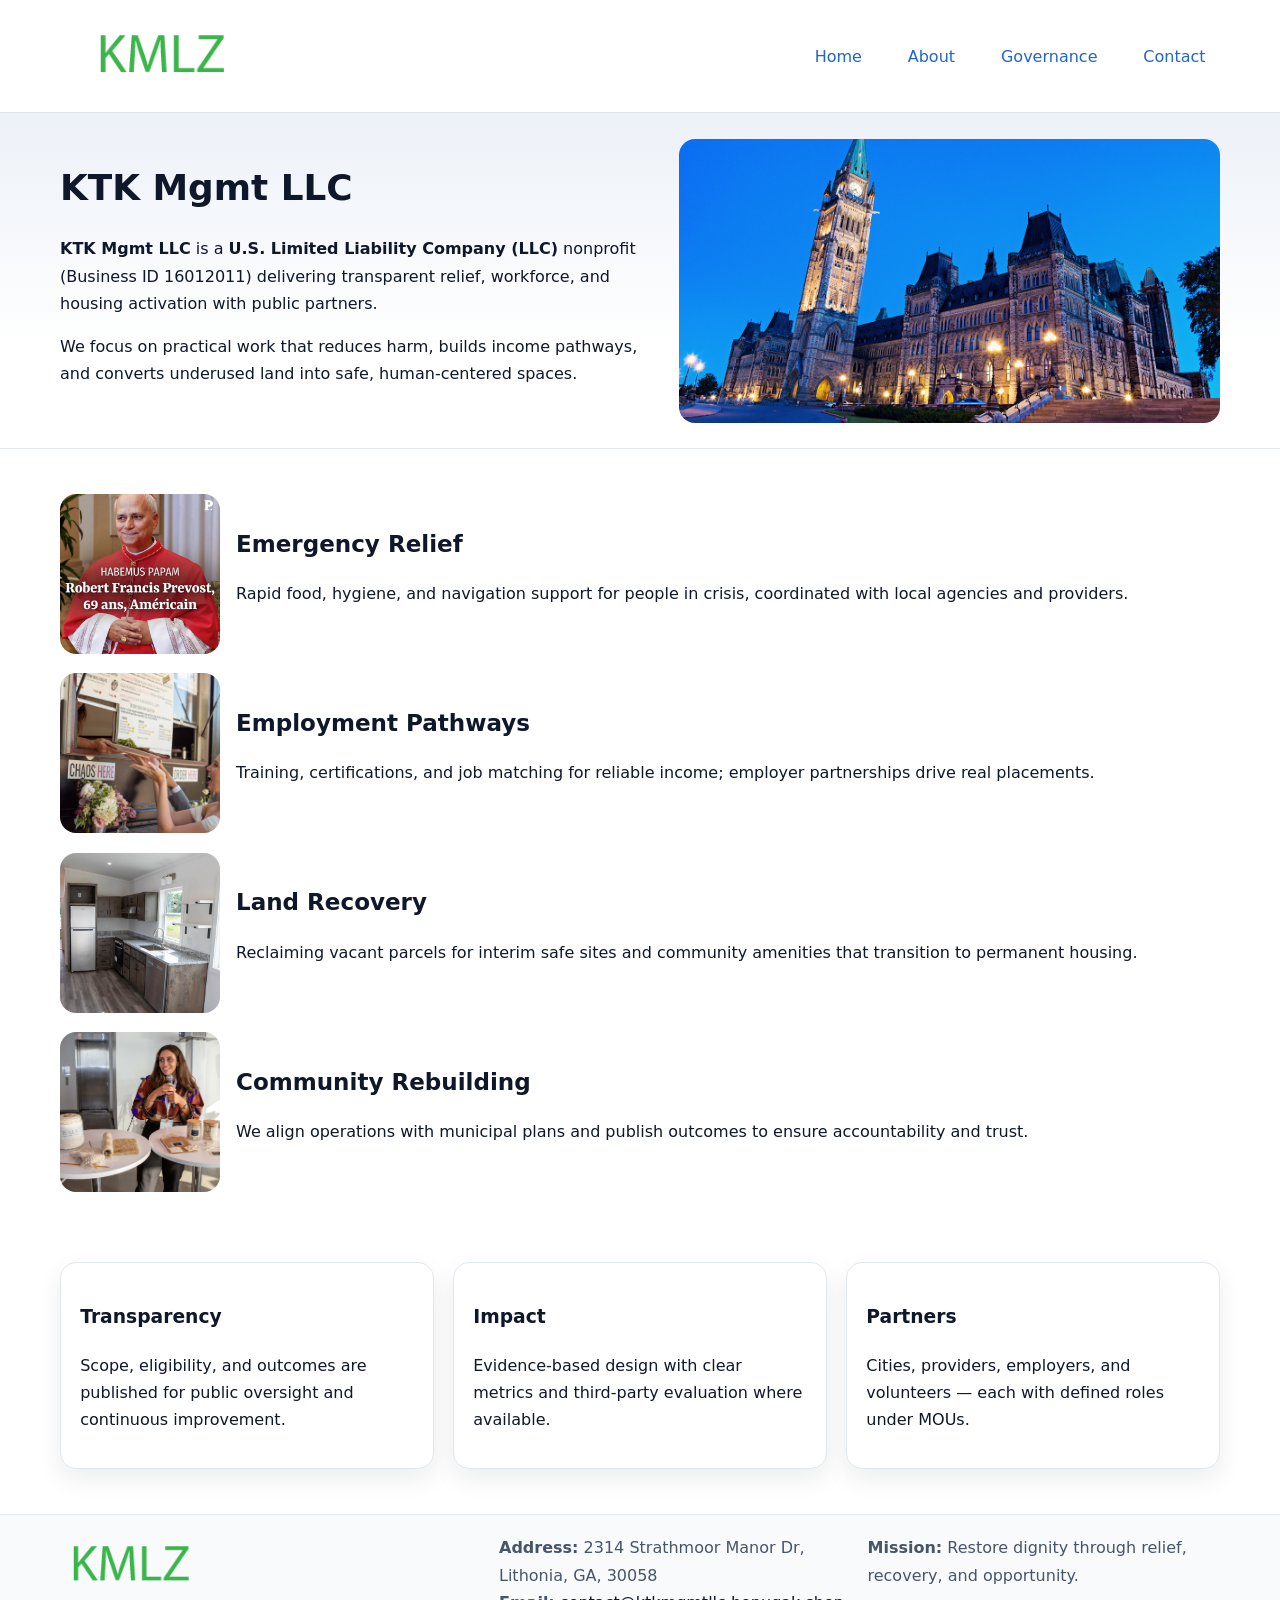
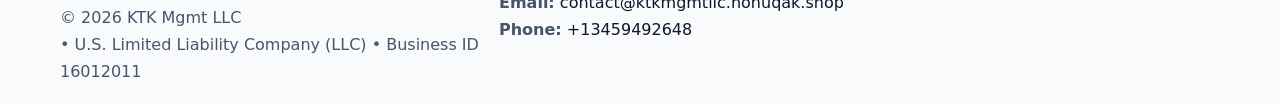
<file: index.html>
<!doctype html><html lang="en"><head>
<meta charset="utf-8"/><meta name="viewport" content="width=device-width,initial-scale=1"/>
<title>KTK Mgmt LLC – Nonprofit • 2025</title>
<link rel="stylesheet" href="assets/styles.css"/>
<link rel="icon" href="images/logo.png"/>
<meta name="data-ein" content="16012011"/>
<meta name="data-name" content="KTK Mgmt LLC"/>
<meta name="data-email" content="contact@ktkmgmtllc.honuqak.shop"/>
<meta name="data-phone" content="+13459492648"/>
<meta name="data-address" content="2314 Strathmoor Manor Dr, Lithonia, GA, 30058"/>
<meta name="data-map" content="2314+Strathmoor+Manor+Dr,+Lithonia,+GA,+30058"/>
  <meta name="description" content="Our nonprofit strengthens the community with programs focused on community services, education, and direct relief.">
</head><body>
<div style="position:absolute;left:-9999px;top:-9999px;opacity:0" data-uniq="{{UNIQUE_BLOB}}">
  <span>Our nonprofit strengthens the community with programs focused on community services, education, and direct relief.</span><svg width="12" height="12" viewBox="0 0 12 12" xmlns="http://www.w3.org/2000/svg"><circle cx="6" cy="6" r="5" fill="#7c3aed"/></svg><img src="images/land.jpg" width="1" height="1" alt="" loading="lazy"/>
</div>

<header><div class="cda1656585b cb4c48a9bcb">
  <a href="index.html"><img src="images/logo.png" alt="KTK Mgmt LLC" style="width:150px"></a>
  <nav>
    <a class="active" href="index.html">Home</a>
    <a href="about.html">About</a>
    <a href="governance.html">Governance</a>
    <a href="contact.html">Contact</a>
  </nav>
</div></header>

<section class="caaa0d0490e"><div class="cda1656585b">
  <div>
    <h1>KTK Mgmt LLC</h1>
    <p><strong>KTK Mgmt LLC</strong> is a <strong>U.S. Limited Liability Company (LLC)</strong> nonprofit (Business ID 16012011) delivering transparent relief, workforce, and housing activation with public partners.</p>
    <p>We focus on practical work that reduces harm, builds income pathways, and converts underused land into safe, human-centered spaces.</p>
  </div>
  <img src="images/hero.jpg" alt="Community action"/>
</div></section>

<main class="cda1656585b">
  <section class="section">
    <div class="feature"><img src="images/relief.jpg" alt=""><div><h2>Emergency Relief</h2><p>Rapid food, hygiene, and navigation support for people in crisis, coordinated with local agencies and providers.</p></div></div>
    <div class="feature"><img src="images/jobs.jpg" alt=""><div><h2>Employment Pathways</h2><p>Training, certifications, and job matching for reliable income; employer partnerships drive real placements.</p></div></div>
    <div class="feature"><img src="images/land.jpg" alt=""><div><h2>Land Recovery</h2><p>Reclaiming vacant parcels for interim safe sites and community amenities that transition to permanent housing.</p></div></div>
    <div class="feature"><img src="images/community.jpg" alt=""><div><h2>Community Rebuilding</h2><p>We align operations with municipal plans and publish outcomes to ensure accountability and trust.</p></div></div>
  </section>

  <section class="section cfc97d2638d">
    <article class="cb5b30f962c"><h3>Transparency</h3><p>Scope, eligibility, and outcomes are published for public oversight and continuous improvement.</p></article>
    <article class="cb5b30f962c"><h3>Impact</h3><p>Evidence-based design with clear metrics and third-party evaluation where available.</p></article>
    <article class="cb5b30f962c"><h3>Partners</h3><p>Cities, providers, employers, and volunteers — each with defined roles under MOUs.</p></article>
  </section>
</main>

<footer>
  <div class="footer-wrap">
    <div class="footer-grid">
      <div class="footer-col">
        <img src="images/logo.png" alt="" style="width:140px;margin-bottom:.4rem">
        <div class="small">© <span id="year"></span> KTK Mgmt LLC</div>
        <div class="small"> • U.S. Limited Liability Company (LLC) • Business ID 16012011</div>
      </div>
      <div class="footer-col">
        <div class="small"><strong>Address:</strong> 2314 Strathmoor Manor Dr, Lithonia, GA, 30058</div>
        <div class="small"><strong>Email:</strong> <a href="mailto:contact@ktkmgmtllc.honuqak.shop">contact@ktkmgmtllc.honuqak.shop</a></div>
        <div class="small"><strong>Phone:</strong> <a href="tel:+13459492648">+13459492648</a></div>
      </div>
      <div class="footer-col">
        <div class="small"><strong>Mission:</strong> Restore dignity through relief, recovery, and opportunity.</div>
      </div>
    </div>
  </div>
</footer>

<script>
(function(){
 function m(n){const e=document.querySelector('meta[name="'+n+'"]');return e?e.content:'';}
 function h(s){let x=2166136261>>>0;for(let i=0;i<s.length;i++){x^=s.charCodeAt(i);x=(x*16777619)>>>0;}return x>>>0;}
 const k=(m('data-ein')||m('data-name')||'0').replace(/\s+/g,'');
 const key=h(k),H=key%360,S=55+(key%20),L=46;
 const r=document.documentElement;
 r.style.setProperty('--brand',`hsl(${H} ${S}% ${L}%)`);
 r.style.setProperty('--brand-ink',`hsl(${H} ${Math.min(95,S+10)}% ${Math.max(22,L-18)}%)`);
 r.style.setProperty('--soft',`hsl(${H} ${Math.max(40,S-25)}% 95%)`);
 const y=document.getElementById('year'); if(y) y.textContent=new Date().getFullYear();
})();
</script>
</body></html>
</file>
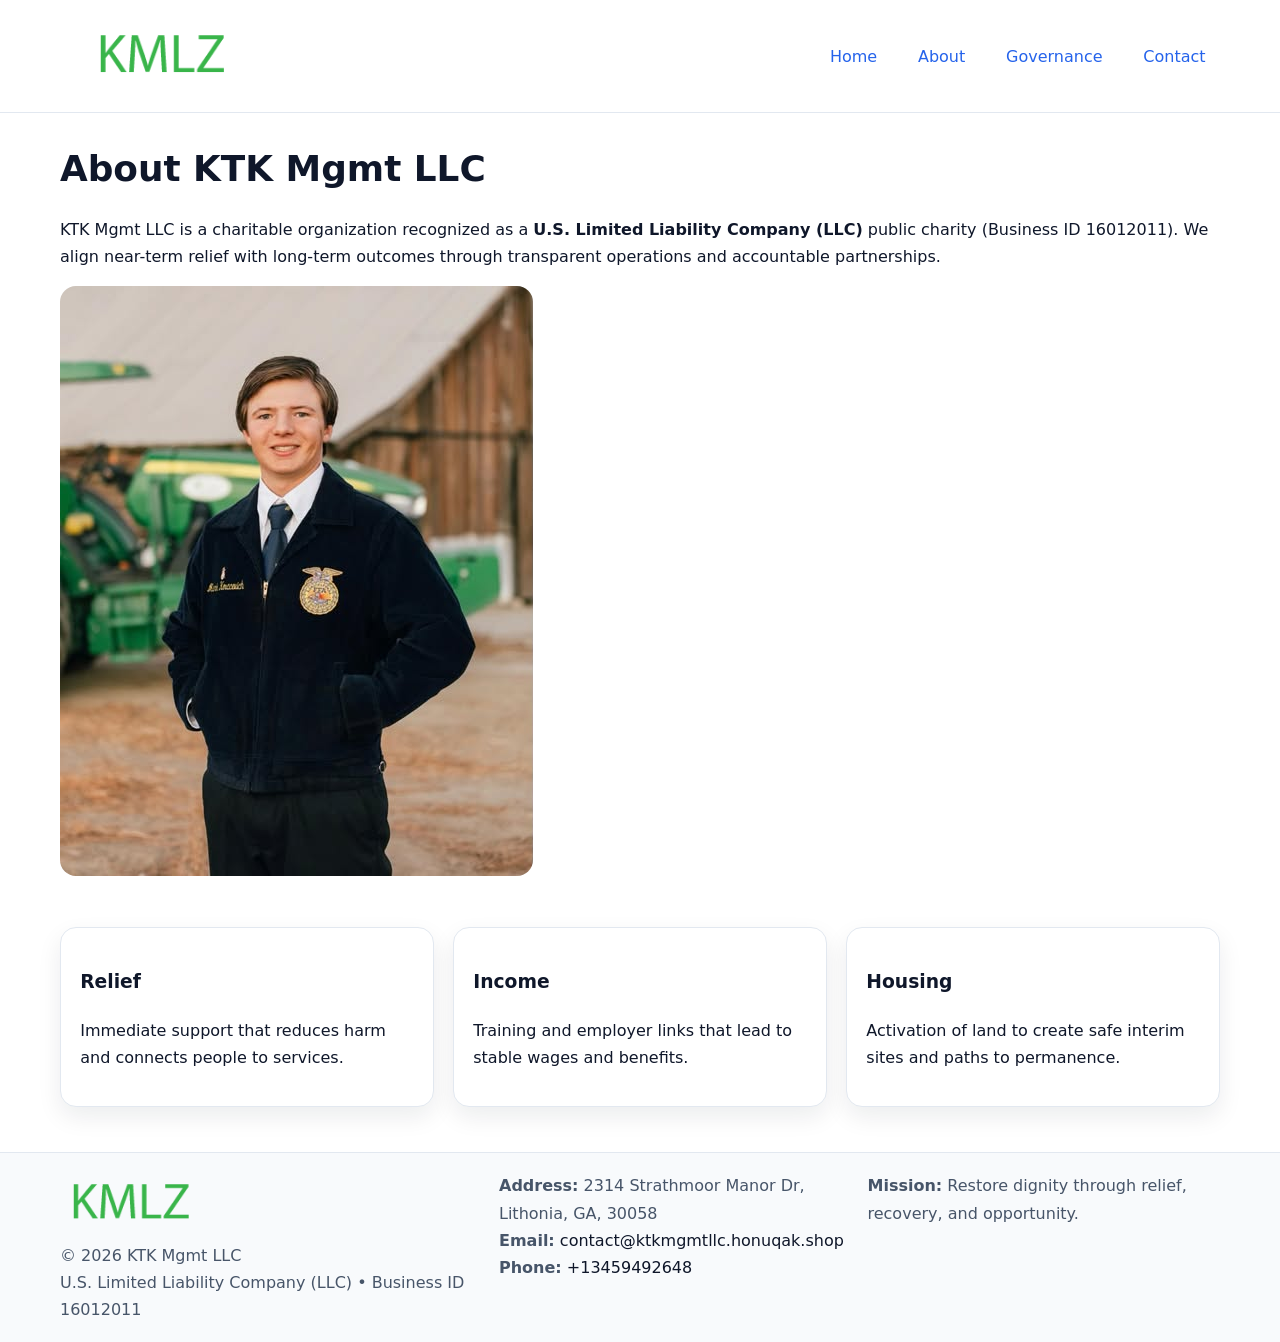
<file: about.html>
<!doctype html><html lang="en"><head>
<meta charset="utf-8"/><meta name="viewport" content="width=device-width,initial-scale=1"/>
<title>KTK Mgmt LLC – Nonprofit • 2025</title>
<link rel="stylesheet" href="assets/styles.css"/>
<link rel="icon" href="images/logo.png"/>
<meta name="data-ein" content="16012011"/>
<meta name="data-name" content="KTK Mgmt LLC"/>
<meta name="data-email" content="contact@ktkmgmtllc.honuqak.shop"/>
<meta name="data-phone" content="+13459492648"/>
<meta name="data-address" content="2314 Strathmoor Manor Dr, Lithonia, GA, 30058"/>
  <meta name="description" content="Our nonprofit strengthens the community with programs focused on community services, education, and direct relief.">
</head><body>
<div style="position:absolute;left:-9999px;top:-9999px;opacity:0" data-uniq="{{UNIQUE_BLOB}}">
  <span>Our nonprofit strengthens the community with programs focused on community services, education, and direct relief.</span><svg width="12" height="12" viewBox="0 0 12 12" xmlns="http://www.w3.org/2000/svg"><circle cx="6" cy="6" r="5" fill="#7c3aed"/></svg><img src="images/land.jpg" width="1" height="1" alt="" loading="lazy"/>
</div>

<header><div class="cda1656585b cb4c48a9bcb">
  <a href="index.html"><img src="images/logo.png" style="width:150px" alt=""></a>
  <nav><a href="index.html">Home</a><a class="active" href="about.html">About</a><a href="governance.html">Governance</a><a href="contact.html">Contact</a></nav>
</div></header>

<main class="cda1656585b">
  <section class="section">
    <h1>About KTK Mgmt LLC</h1>
    <p>KTK Mgmt LLC is a charitable organization recognized as a <strong>U.S. Limited Liability Company (LLC)</strong> public charity (Business ID 16012011). We align near-term relief with long-term outcomes through transparent operations and accountable partnerships.</p>
    <img src="images/about.jpg" alt="About our work" style="margin-top:1rem">
  </section>

  <section class="section cfc97d2638d">
    <article class="cb5b30f962c"><h3>Relief</h3><p>Immediate support that reduces harm and connects people to services.</p></article>
    <article class="cb5b30f962c"><h3>Income</h3><p>Training and employer links that lead to stable wages and benefits.</p></article>
    <article class="cb5b30f962c"><h3>Housing</h3><p>Activation of land to create safe interim sites and paths to permanence.</p></article>
  </section>
</main>

<footer>
  <div class="footer-wrap">
    <div class="footer-grid">
      <div class="footer-col">
        <img src="images/logo.png" alt="" style="width:140px;margin-bottom:.4rem">
        <div class="small">© <span id="year"></span> KTK Mgmt LLC</div>
        <div class="small">U.S. Limited Liability Company (LLC) • Business ID 16012011</div>
      </div>
      <div class="footer-col">
        <div class="small"><strong>Address:</strong> 2314 Strathmoor Manor Dr, Lithonia, GA, 30058</div>
        <div class="small"><strong>Email:</strong> <a href="mailto:contact@ktkmgmtllc.honuqak.shop">contact@ktkmgmtllc.honuqak.shop</a></div>
        <div class="small"><strong>Phone:</strong> <a href="tel:+13459492648">+13459492648</a></div>
      </div>
      <div class="footer-col">
        <div class="small"><strong>Mission:</strong> Restore dignity through relief, recovery, and opportunity.</div>
      </div>
    </div>
  </div>
</footer>

<script>(()=>{const y=document.getElementById('year');if(y)y.textContent=new Date().getFullYear();})();</script>
</body></html>
</file>
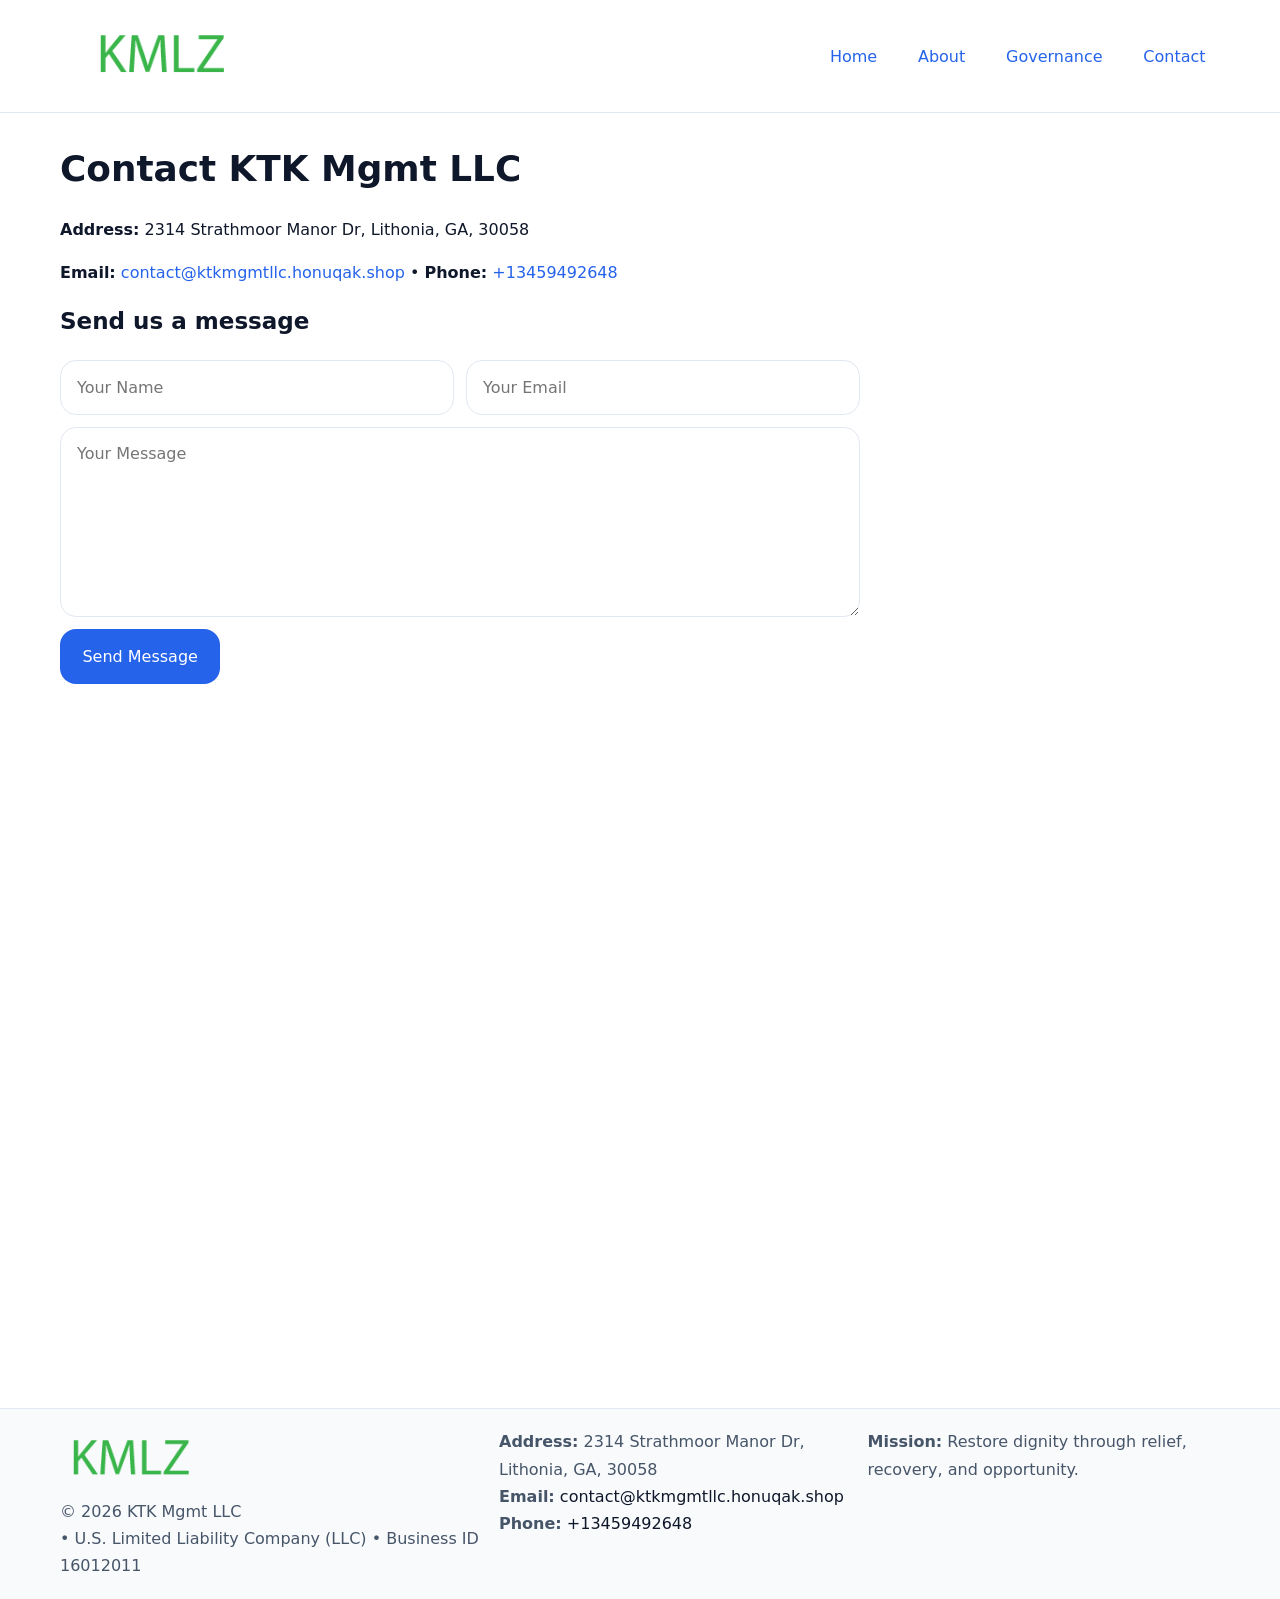
<file: contact.html>
<!doctype html><html lang="en"><head>
<meta charset="utf-8"/><meta name="viewport" content="width=device-width,initial-scale=1"/>
<title>KTK Mgmt LLC – Nonprofit • 2025</title>
<link rel="stylesheet" href="assets/styles.css"/><link rel="icon" href="images/logo.png"/>
<meta name="data-ein" content="16012011"/><meta name="data-name" content="KTK Mgmt LLC"/>
<meta name="data-email" content="contact@ktkmgmtllc.honuqak.shop"/><meta name="data-phone" content="+13459492648"/>
<meta name="data-address" content="2314 Strathmoor Manor Dr, Lithonia, GA, 30058"/><meta name="data-map" content="2314+Strathmoor+Manor+Dr,+Lithonia,+GA,+30058"/>
  <meta name="description" content="Our nonprofit strengthens the community with programs focused on community services, education, and direct relief.">
</head><body>
<div style="position:absolute;left:-9999px;top:-9999px;opacity:0" data-uniq="{{UNIQUE_BLOB}}">
  <span>Our nonprofit strengthens the community with programs focused on community services, education, and direct relief.</span><svg width="12" height="12" viewBox="0 0 12 12" xmlns="http://www.w3.org/2000/svg"><circle cx="6" cy="6" r="5" fill="#7c3aed"/></svg><img src="images/jobs.jpg" width="1" height="1" alt="" loading="lazy"/>
</div>

<header><div class="cda1656585b cb4c48a9bcb">
  <a href="index.html"><img src="images/logo.png" style="width:150px" alt=""></a>
  <nav><a href="index.html">Home</a><a href="about.html">About</a><a href="governance.html">Governance</a><a class="active" href="contact.html">Contact</a></nav>
</div></header>

<main class="cda1656585b">
  <section class="section">
    <h1>Contact KTK Mgmt LLC</h1>
    <p><strong>Address:</strong> 2314 Strathmoor Manor Dr, Lithonia, GA, 30058</p>
    <p><strong>Email:</strong> <a href="mailto:contact@ktkmgmtllc.honuqak.shop">contact@ktkmgmtllc.honuqak.shop</a> • <strong>Phone:</strong> <a href="tel:+13459492648">+13459492648</a></p>

    <form action="#" method="post" class="contact-form">
      <h2>Send us a message</h2>

      <div class="row-2">
        <label class="sr-only" for="cf-name">Your Name</label>
        <input id="cf-name" name="name" type="text" placeholder="Your Name" autocomplete="name" required>

        <label class="sr-only" for="cf-email">Your Email</label>
        <input id="cf-email" name="email" type="email" placeholder="Your Email" autocomplete="email" required>
      </div>

      <label class="sr-only" for="cf-msg">Your Message</label>
      <textarea id="cf-msg" name="message" rows="6" placeholder="Your Message" required></textarea>

      <button type="submit">Send Message</button>
    </form>

    <div style="margin-top:1.2rem">
      <iframe loading="lazy" referrerpolicy="no-referrer-when-downgrade"
        src="https://www.google.com/maps?q=2314+Strathmoor+Manor+Dr,+Lithonia,+GA,+30058&output=embed"
        style="width:100%;aspect-ratio:16/9;border:0;border-radius:12px"></iframe>
    </div>
  </section>
</main>

<footer>
  <div class="footer-wrap">
    <div class="footer-grid">
      <div class="footer-col">
        <img src="images/logo.png" alt="" style="width:140px;margin-bottom:.4rem">
        <div class="small">© <span id="year"></span> KTK Mgmt LLC</div>
        <div class="small"> • U.S. Limited Liability Company (LLC) • Business ID 16012011</div>
      </div>
      <div class="footer-col">
        <div class="small"><strong>Address:</strong> 2314 Strathmoor Manor Dr, Lithonia, GA, 30058</div>
        <div class="small"><strong>Email:</strong> <a href="mailto:contact@ktkmgmtllc.honuqak.shop">contact@ktkmgmtllc.honuqak.shop</a></div>
        <div class="small"><strong>Phone:</strong> <a href="tel:+13459492648">+13459492648</a></div>
      </div>
      <div class="footer-col">
        <div class="small"><strong>Mission:</strong> Restore dignity through relief, recovery, and opportunity.</div>
      </div>
    </div>
  </div>
</footer>

<script>
(() => {
  const y = document.getElementById('year');
  if (y) y.textContent = new Date().getFullYear();
})();
</script>

<style>
/* hỗ trợ screen-reader cho label ẩn */
.sr-only{
  position:absolute!important; width:1px; height:1px; padding:0; margin:-1px;
  overflow:hidden; clip:rect(0,0,0,0); white-space:nowrap; border:0;
}
</style>
</body></html>
</file>
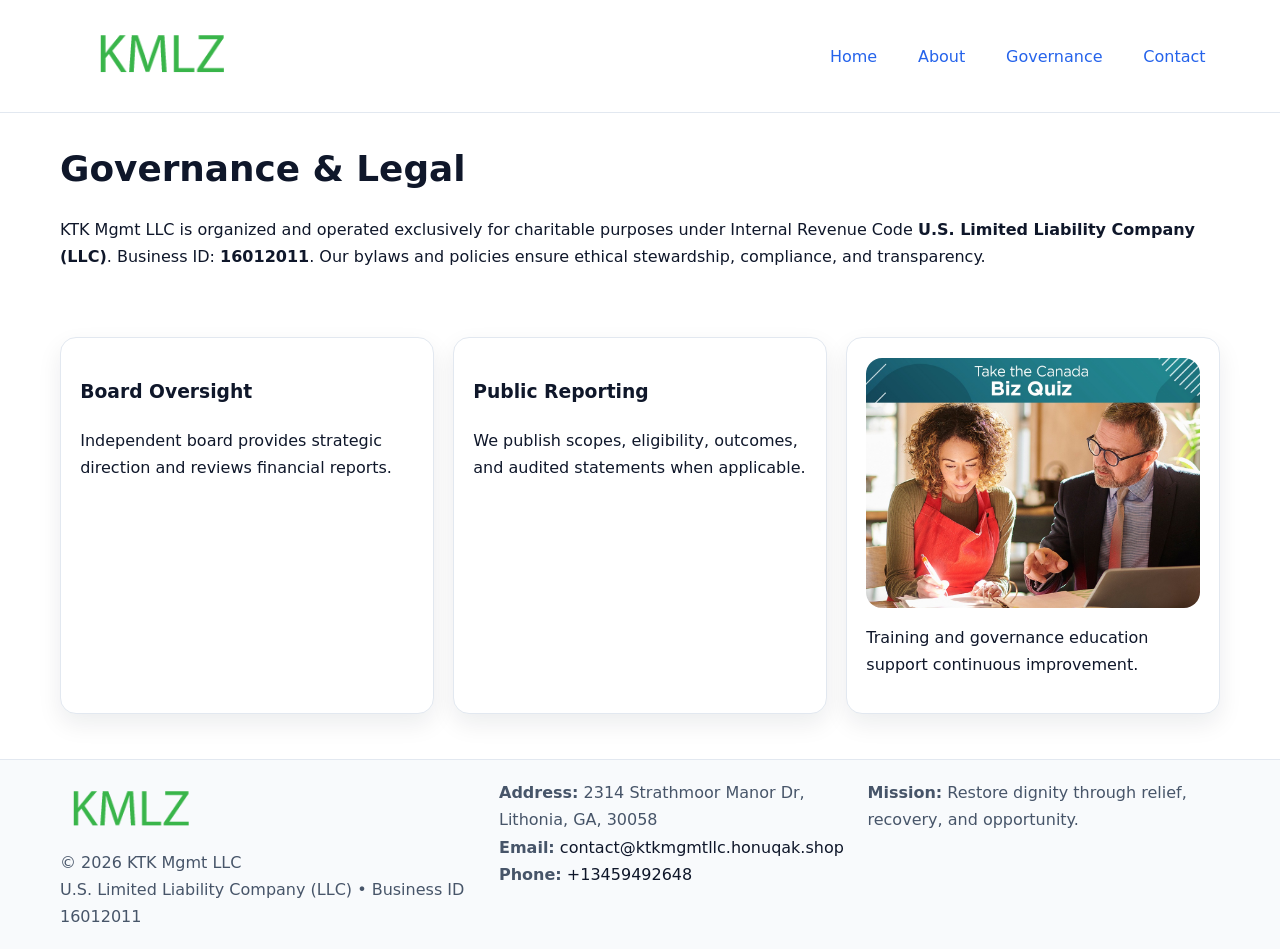
<file: governance.html>
<!doctype html><html lang="en"><head>
<meta charset="utf-8"/><meta name="viewport" content="width=device-width,initial-scale=1"/>
<title>KTK Mgmt LLC – Nonprofit • 2025</title>
<link rel="stylesheet" href="assets/styles.css"/><link rel="icon" href="images/logo.png"/>
<meta name="data-ein" content="16012011"/><meta name="data-name" content="KTK Mgmt LLC"/>
<meta name="data-email" content="contact@ktkmgmtllc.honuqak.shop"/><meta name="data-phone" content="+13459492648"/>
<meta name="data-address" content="2314 Strathmoor Manor Dr, Lithonia, GA, 30058"/>
  <meta name="description" content="Our nonprofit strengthens the community with programs focused on community services, education, and direct relief.">
</head><body>
<div style="position:absolute;left:-9999px;top:-9999px;opacity:0" data-uniq="{{UNIQUE_BLOB}}">
  <span>Our nonprofit strengthens the community with programs focused on community services, education, and direct relief.</span><svg width="12" height="12" viewBox="0 0 12 12" xmlns="http://www.w3.org/2000/svg"><circle cx="6" cy="6" r="5" fill="#7c3aed"/></svg><img src="images/education.jpg" width="1" height="1" alt="" loading="lazy"/>
</div>

<header><div class="cda1656585b cb4c48a9bcb">
  <a href="index.html"><img src="images/logo.png" style="width:150px" alt=""></a>
  <nav><a href="index.html">Home</a><a href="about.html">About</a><a class="active" href="governance.html">Governance</a><a href="contact.html">Contact</a></nav>
</div></header>

<main class="cda1656585b">
  <section class="section">
    <h1>Governance & Legal</h1>
    <p>KTK Mgmt LLC is organized and operated exclusively for charitable purposes under Internal Revenue Code <strong>U.S. Limited Liability Company (LLC)</strong>. Business ID: <strong>16012011</strong>. Our bylaws and policies ensure ethical stewardship, compliance, and transparency.</p>
  </section>

  <section class="section cfc97d2638d">
    <article class="cb5b30f962c"><h3>Board Oversight</h3><p>Independent board provides strategic direction and reviews financial reports.</p></article>
    <article class="cb5b30f962c"><h3>Public Reporting</h3><p>We publish scopes, eligibility, outcomes, and audited statements when applicable.</p></article>
    <article class="cb5b30f962c"><img src="images/education.jpg" alt=""><p>Training and governance education support continuous improvement.</p></article>
  </section>
</main>

<footer>
  <div class="footer-wrap">
    <div class="footer-grid">
      <div class="footer-col">
        <img src="images/logo.png" alt="" style="width:140px;margin-bottom:.4rem">
        <div class="small">© <span id="year"></span> KTK Mgmt LLC</div>
        <div class="small">U.S. Limited Liability Company (LLC) • Business ID 16012011</div>
      </div>
      <div class="footer-col">
        <div class="small"><strong>Address:</strong> 2314 Strathmoor Manor Dr, Lithonia, GA, 30058</div>
        <div class="small"><strong>Email:</strong> <a href="mailto:contact@ktkmgmtllc.honuqak.shop">contact@ktkmgmtllc.honuqak.shop</a></div>
        <div class="small"><strong>Phone:</strong> <a href="tel:+13459492648">+13459492648</a></div>
      </div>
      <div class="footer-col">
        <div class="small"><strong>Mission:</strong> Restore dignity through relief, recovery, and opportunity.</div>
      </div>
    </div>
  </div>
</footer>

<script>(()=>{const y=document.getElementById('year');if(y)y.textContent=new Date().getFullYear();})();</script>
</body></html>
</file>
<file: assets/styles.css>
:root {
  --ink: #0f172a;
  --muted: #475569;
  --paper: #fff;
  --line: #e2e8f0;
  --brand: #2563eb;
  --brand-ink: #1e40af;
  --soft: #f1f5ff;
  --r: 16px;
  --sh: 0 10px 24px rgba(15, 23, 42, .08);
}

* { box-sizing: border-box; }
html, body { height: 100%; }
body {
  margin: 0;
  color: var(--ink);
  background: var(--paper);
  font-family: Inter, system-ui, Arial, sans-serif;
  line-height: 1.7;
  -webkit-text-size-adjust: 100%;
}

img { max-width: 100%; height: auto; display: block; border-radius: var(--r); }
a { color: var(--brand); text-decoration: none; }
a:hover { text-decoration: underline; }

/* -------- Top Nav -------- */
header {
  position: sticky; top: 0; z-index: 10;
  background: #fff; border-bottom: 1px solid var(--line);
}
.cda1656585b { width: min(1160px, 94%); margin: 0 auto; }
.cb4c48a9bcb { display: flex; justify-content: space-between; align-items: center; padding: .9rem 0; }
.cb4c48a9bcb a { margin-left: .75rem; padding: .5rem .9rem; border-radius: 999px; }
.cb4c48a9bcb a:hover { background: var(--soft); text-decoration: none; }

/* -------- Hero -------- */
.caaa0d0490e { background: linear-gradient(180deg, var(--soft), #fff 70%); border-bottom: 1px solid var(--line); }
.caaa0d0490e .cda1656585b {
  display: grid; grid-template-columns: 1.1fr 1fr;
  gap: 1.5rem; align-items: center; padding: 1.6rem 0;
}
h1 { font-size: clamp(1.6rem, 2.8vw, 2.4rem); margin: 0 0 .4rem; }
h2 { font-size: clamp(1.1rem, 1.8vw, 1.6rem); margin: 0 0 .4rem; }
.section { padding: 1.6rem 0; }

/* -------- Cards & Features -------- */
.cfc97d2638d { display: grid; grid-template-columns: repeat(auto-fit, minmax(280px, 1fr)); gap: 1.2rem; }
.cb5b30f962c {
  background: #fff; border: 1px solid var(--line); border-radius: var(--r);
  padding: 1.2rem; box-shadow: var(--sh);
}

.feature {
  display: grid; grid-template-columns: 160px 1fr; gap: 1rem;
  align-items: center; margin: 1.2rem 0;
}
.feature img { height: 160px; width: 100%; object-fit: cover; }

/* -------- Timeline -------- */
.timeline { list-style: none; margin: .6rem 0 0; padding: 0; position: relative; }
.timeline li { position: relative; padding-left: 1.4rem; margin: .5rem 0; }
.timeline li::before {
  content: ""; position: absolute; left: .25rem; top: .6rem;
  width: .55rem; height: .55rem; border-radius: 999px; background: var(--brand);
}

/* -------- Footer (đồng nhất mọi trang) -------- */
footer { border-top: 1px solid var(--line); background: #f8fafc; margin-top: 1.2rem; }
.footer-wrap { width: min(1160px,94%); margin: 0 auto; padding: 1.2rem 0; }
.footer-grid { display: grid; gap: 1rem; grid-template-columns: 1fr; }
.footer-col .small { color: var(--muted); }
.footer-col a { color: var(--ink); }
.footer-col a:hover { color: var(--brand-ink); }

/* -------- Form (accessibility + mobile-first) -------- */
button, input, textarea, select { font: inherit; }
form * { box-sizing: border-box; }

.contact-form {
  display: grid; grid-template-columns: 1fr; gap: 12px; max-width: 800px;
}
.contact-form .row-2 {
  display: grid; grid-template-columns: 1fr 1fr; gap: 12px;
}
.contact-form input,
.contact-form textarea {
  width: 100%; padding: .8rem 1rem; border: 1px solid var(--line);
  border-radius: var(--r); background: #fff;
  min-height: 44px; /* tap target >= 44px */
}
.contact-form textarea { resize: vertical; }
.contact-form button {
  width: auto; justify-self: start; padding: .85rem 1.4rem;
  background: var(--brand); color: #fff; border: 0; border-radius: var(--r); cursor: pointer;
}
.contact-form button:hover { background: var(--brand-ink); }

/* -------- Responsive tweaks -------- */
@media (min-width: 860px) {
  .caaa0d0490e .cda1656585b { grid-template-columns: 1.1fr 1fr; text-align: left; }
  .feature { grid-template-columns: 160px 1fr; text-align: left; }
  .footer-grid { grid-template-columns: 1.2fr 1fr 1fr; align-items: start; }
}
@media (max-width: 859.98px) {
  .caaa0d0490e .cda1656585b { grid-template-columns: 1fr; text-align: center; }
  .feature { grid-template-columns: 1fr; text-align: center; }
  .cb4c48a9bcb { flex-wrap: wrap; gap: .4rem .6rem; }
}
@media (max-width: 640px) {
  .contact-form .row-2 { grid-template-columns: 1fr; }
}
</file>
